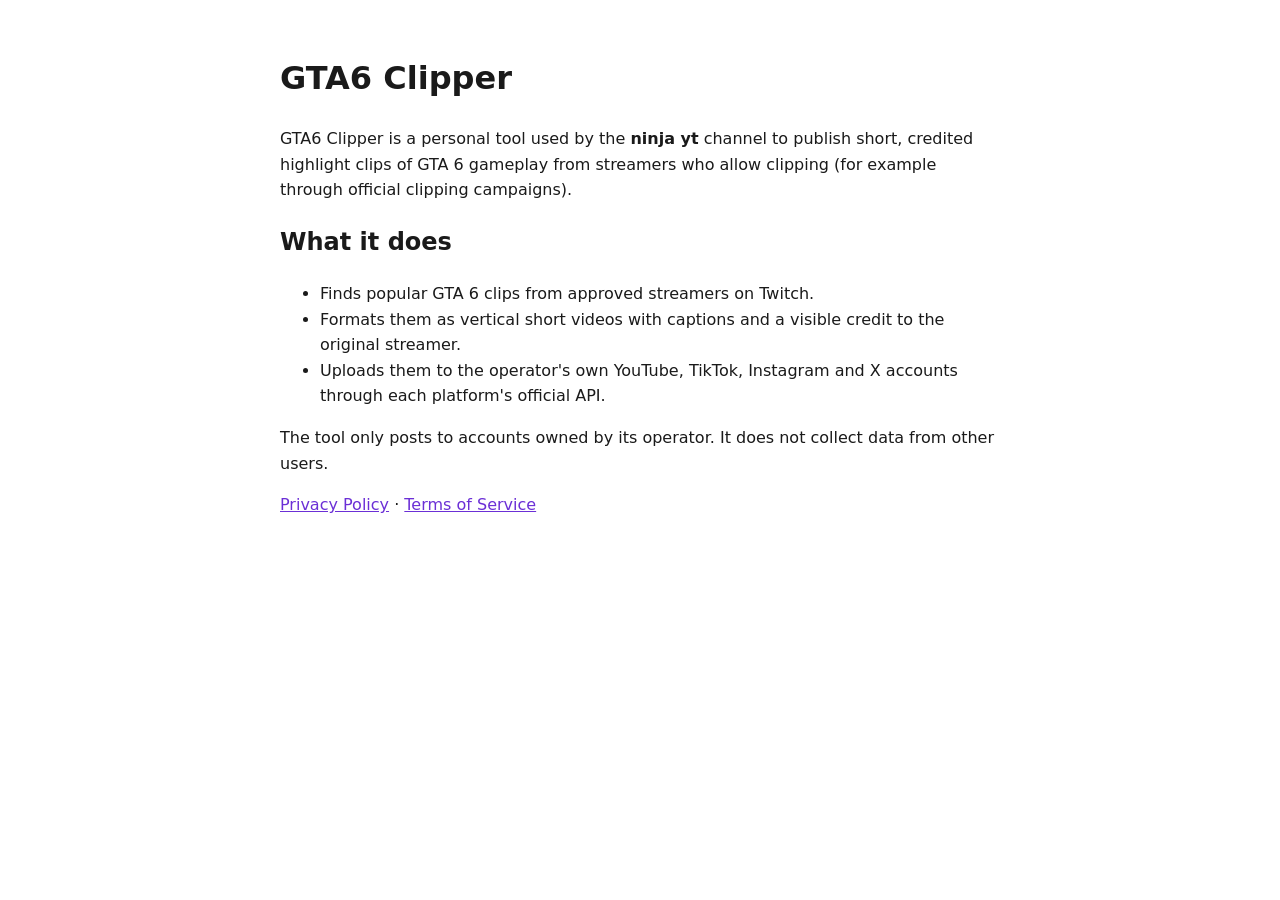
<file: index.html>
<!doctype html>
<html lang="en">
<head>
<meta charset="utf-8">
<meta name="viewport" content="width=device-width, initial-scale=1">
<title>GTA6 Clipper</title>
<link rel="stylesheet" href="style.css">
</head>
<body>
<main>
  <h1>GTA6 Clipper</h1>
  <p>GTA6 Clipper is a personal tool used by the <strong>ninja yt</strong> channel to publish short, credited
  highlight clips of GTA 6 gameplay from streamers who allow clipping (for example through official clipping
  campaigns).</p>
  <h2>What it does</h2>
  <ul>
    <li>Finds popular GTA 6 clips from approved streamers on Twitch.</li>
    <li>Formats them as vertical short videos with captions and a visible credit to the original streamer.</li>
    <li>Uploads them to the operator's own YouTube, TikTok, Instagram and X accounts through each platform's official API.</li>
  </ul>
  <p>The tool only posts to accounts owned by its operator. It does not collect data from other users.</p>
  <p><a href="privacy.html">Privacy Policy</a> · <a href="terms.html">Terms of Service</a></p>
</main>
</body>
</html>
</file>
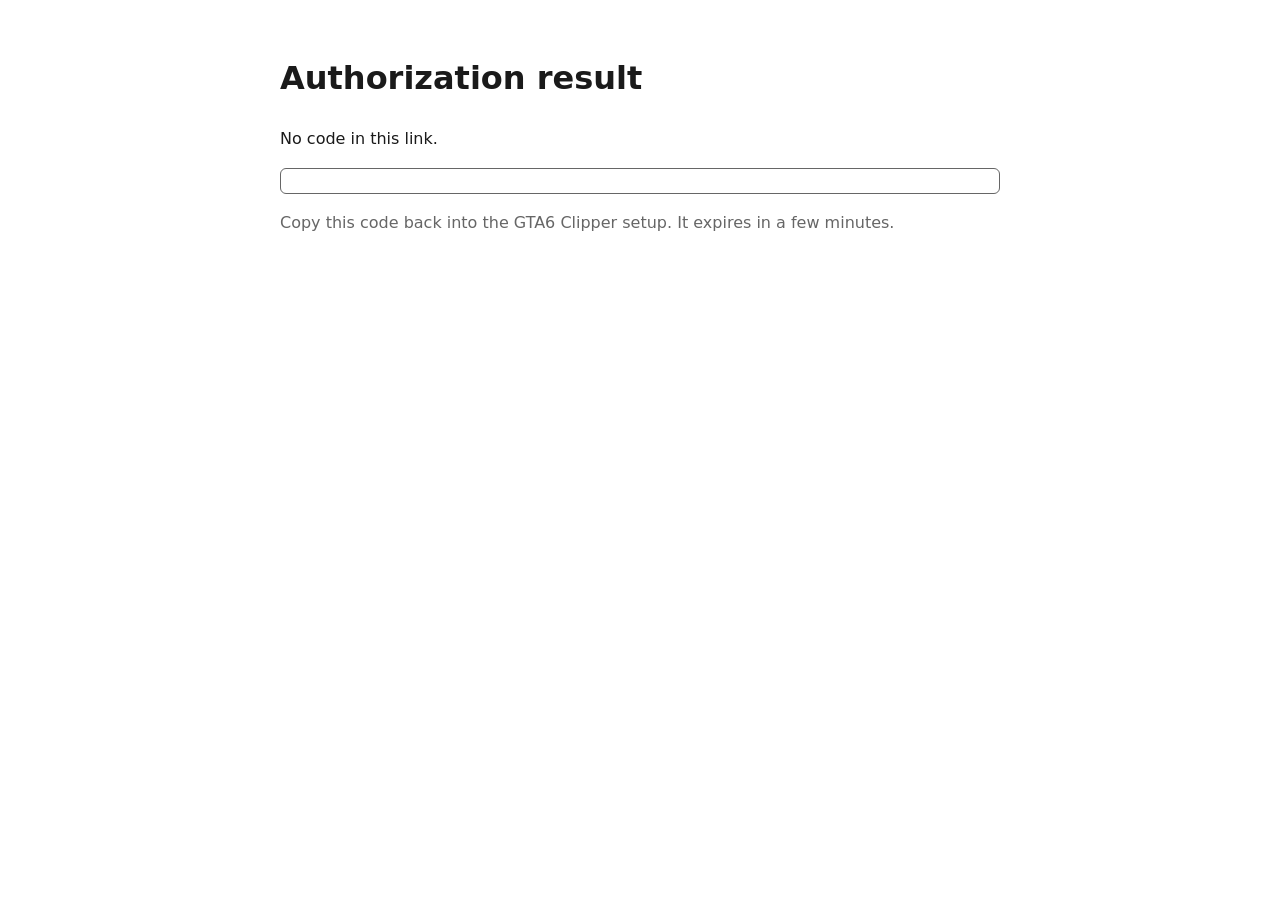
<file: callback.html>
<!doctype html>
<html lang="en">
<head>
<meta charset="utf-8">
<meta name="viewport" content="width=device-width, initial-scale=1">
<title>Authorization · GTA6 Clipper</title>
<link rel="stylesheet" href="style.css">
</head>
<body>
<main>
  <h1>Authorization result</h1>
  <p id="msg">Reading the authorization code…</p>
  <pre id="code"></pre>
  <p class="muted">Copy this code back into the GTA6 Clipper setup. It expires in a few minutes.</p>
</main>
<script>
  const p = new URLSearchParams(location.search);
  const code = p.get("code"), err = p.get("error");
  document.getElementById("msg").textContent = code ? "Authorization code:" : (err ? "Authorization failed: " + err : "No code in this link.");
  if (code) document.getElementById("code").textContent = code;
</script>
</body>
</html>
</file>
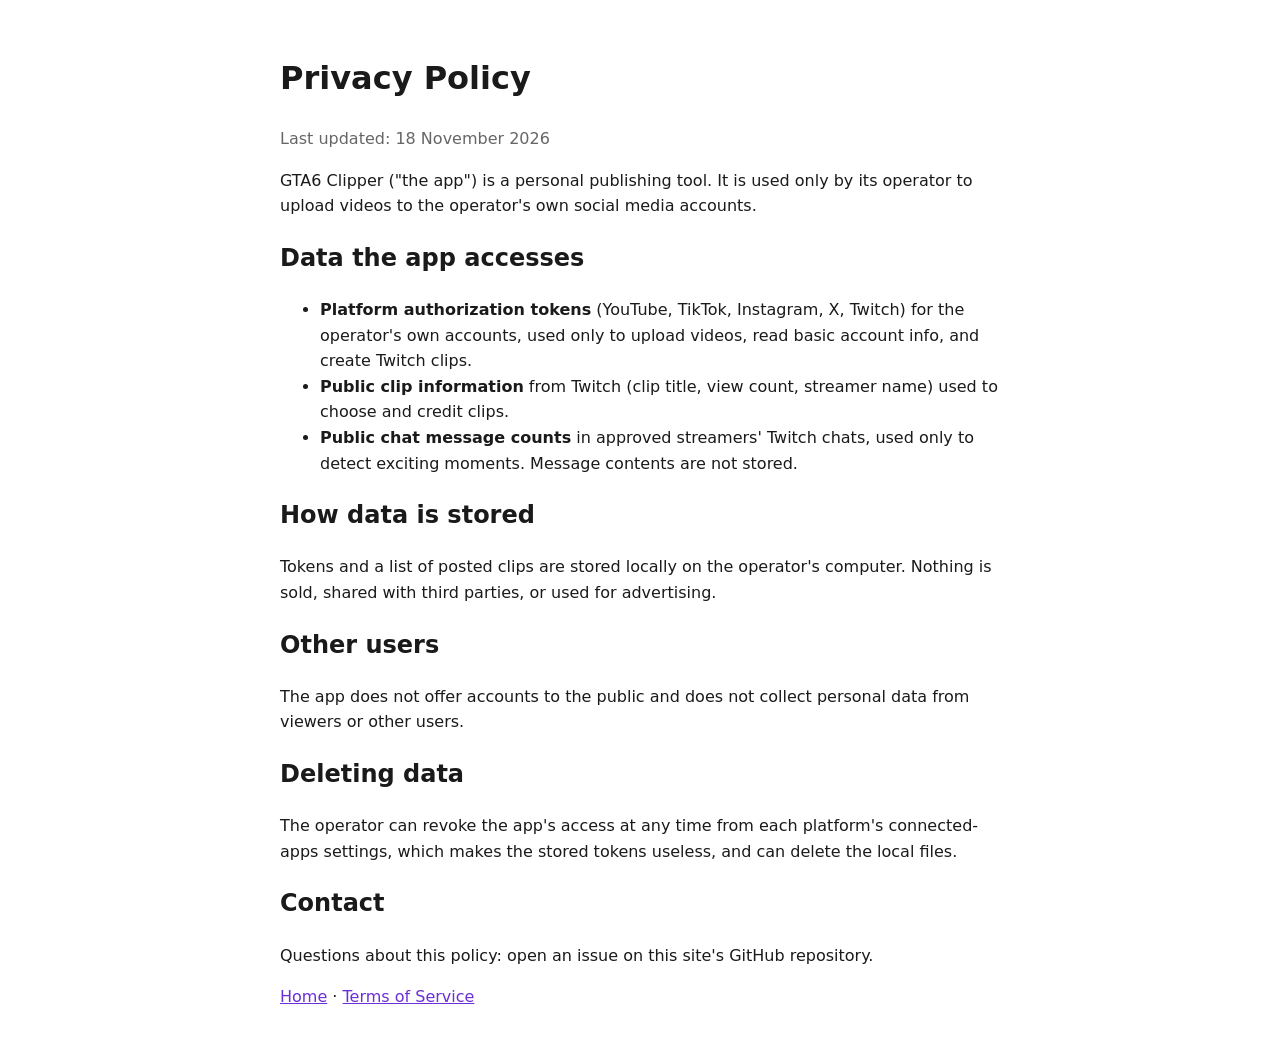
<file: privacy.html>
<!doctype html>
<html lang="en">
<head>
<meta charset="utf-8">
<meta name="viewport" content="width=device-width, initial-scale=1">
<title>Privacy Policy · GTA6 Clipper</title>
<link rel="stylesheet" href="style.css">
</head>
<body>
<main>
  <h1>Privacy Policy</h1>
  <p class="muted">Last updated: 18 November 2026</p>
  <p>GTA6 Clipper ("the app") is a personal publishing tool. It is used only by its operator to upload videos to
  the operator's own social media accounts.</p>
  <h2>Data the app accesses</h2>
  <ul>
    <li><strong>Platform authorization tokens</strong> (YouTube, TikTok, Instagram, X, Twitch) for the operator's own accounts,
    used only to upload videos, read basic account info, and create Twitch clips.</li>
    <li><strong>Public clip information</strong> from Twitch (clip title, view count, streamer name) used to choose and credit clips.</li>
    <li><strong>Public chat message counts</strong> in approved streamers' Twitch chats, used only to detect exciting moments.
    Message contents are not stored.</li>
  </ul>
  <h2>How data is stored</h2>
  <p>Tokens and a list of posted clips are stored locally on the operator's computer. Nothing is sold, shared
  with third parties, or used for advertising.</p>
  <h2>Other users</h2>
  <p>The app does not offer accounts to the public and does not collect personal data from viewers or other users.</p>
  <h2>Deleting data</h2>
  <p>The operator can revoke the app's access at any time from each platform's connected-apps settings, which
  makes the stored tokens useless, and can delete the local files.</p>
  <h2>Contact</h2>
  <p>Questions about this policy: open an issue on this site's GitHub repository.</p>
  <p><a href="index.html">Home</a> · <a href="terms.html">Terms of Service</a></p>
</main>
</body>
</html>
</file>
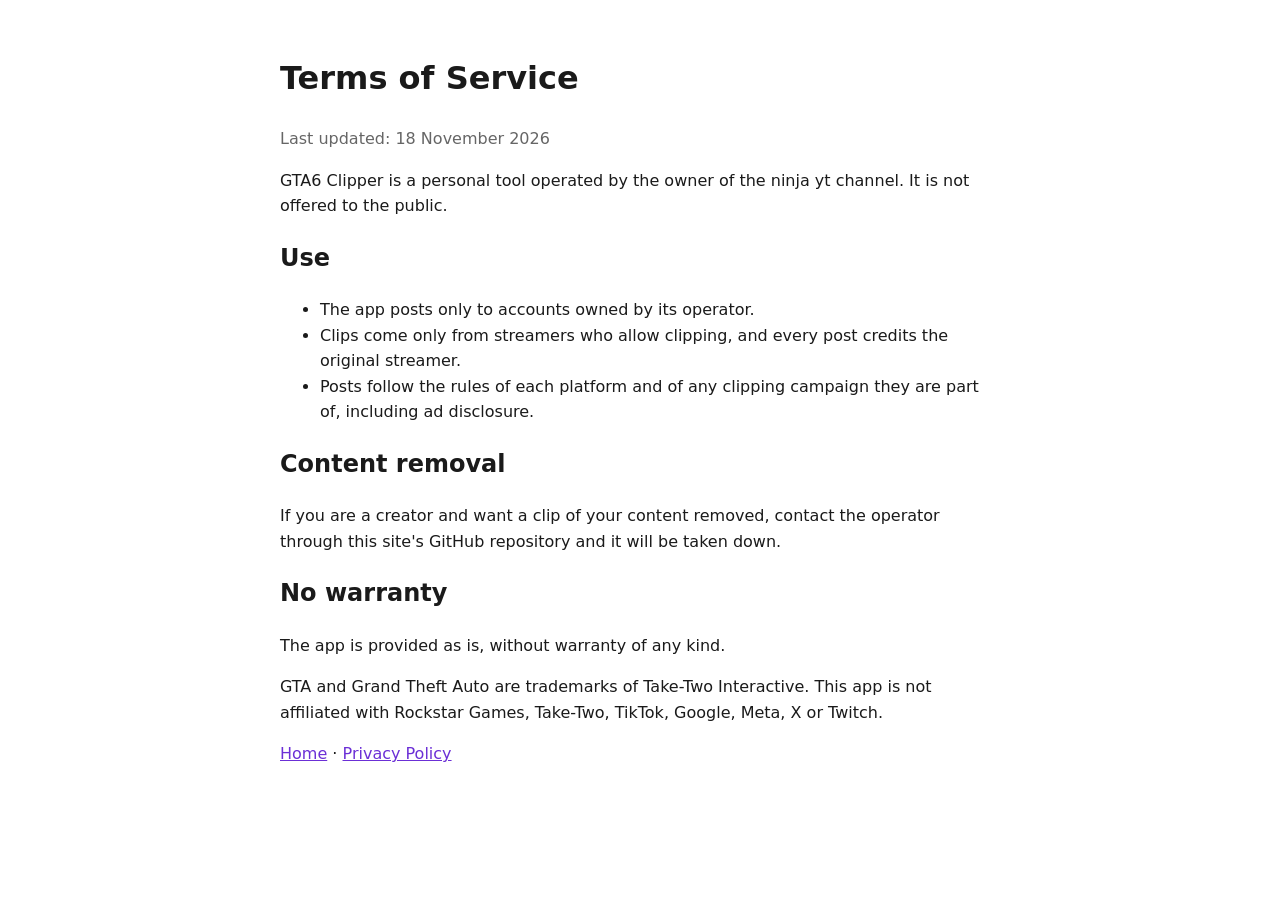
<file: terms.html>
<!doctype html>
<html lang="en">
<head>
<meta charset="utf-8">
<meta name="viewport" content="width=device-width, initial-scale=1">
<title>Terms of Service · GTA6 Clipper</title>
<link rel="stylesheet" href="style.css">
</head>
<body>
<main>
  <h1>Terms of Service</h1>
  <p class="muted">Last updated: 18 November 2026</p>
  <p>GTA6 Clipper is a personal tool operated by the owner of the ninja yt channel. It is not offered to the public.</p>
  <h2>Use</h2>
  <ul>
    <li>The app posts only to accounts owned by its operator.</li>
    <li>Clips come only from streamers who allow clipping, and every post credits the original streamer.</li>
    <li>Posts follow the rules of each platform and of any clipping campaign they are part of, including ad disclosure.</li>
  </ul>
  <h2>Content removal</h2>
  <p>If you are a creator and want a clip of your content removed, contact the operator through this site's GitHub
  repository and it will be taken down.</p>
  <h2>No warranty</h2>
  <p>The app is provided as is, without warranty of any kind.</p>
  <p>GTA and Grand Theft Auto are trademarks of Take-Two Interactive. This app is not affiliated with Rockstar Games,
  Take-Two, TikTok, Google, Meta, X or Twitch.</p>
  <p><a href="index.html">Home</a> · <a href="privacy.html">Privacy Policy</a></p>
</main>
</body>
</html>
</file>
<file: style.css>
:root { --bg: #ffffff; --fg: #1a1a1a; --muted: #666; --accent: #6b2fd6; }
@media (prefers-color-scheme: dark) { :root { --bg: #121212; --fg: #eeeeee; --muted: #9a9a9a; --accent: #a98bff; } }
body { margin: 0; background: var(--bg); color: var(--fg); font: 16px/1.6 system-ui, sans-serif; }
main { max-width: 720px; margin: 0 auto; padding: 32px 16px; }
a { color: var(--accent); }
.muted { color: var(--muted); }
pre { padding: 12px; border: 1px solid var(--muted); border-radius: 6px; overflow-x: auto; word-break: break-all; white-space: pre-wrap; }
</file>
